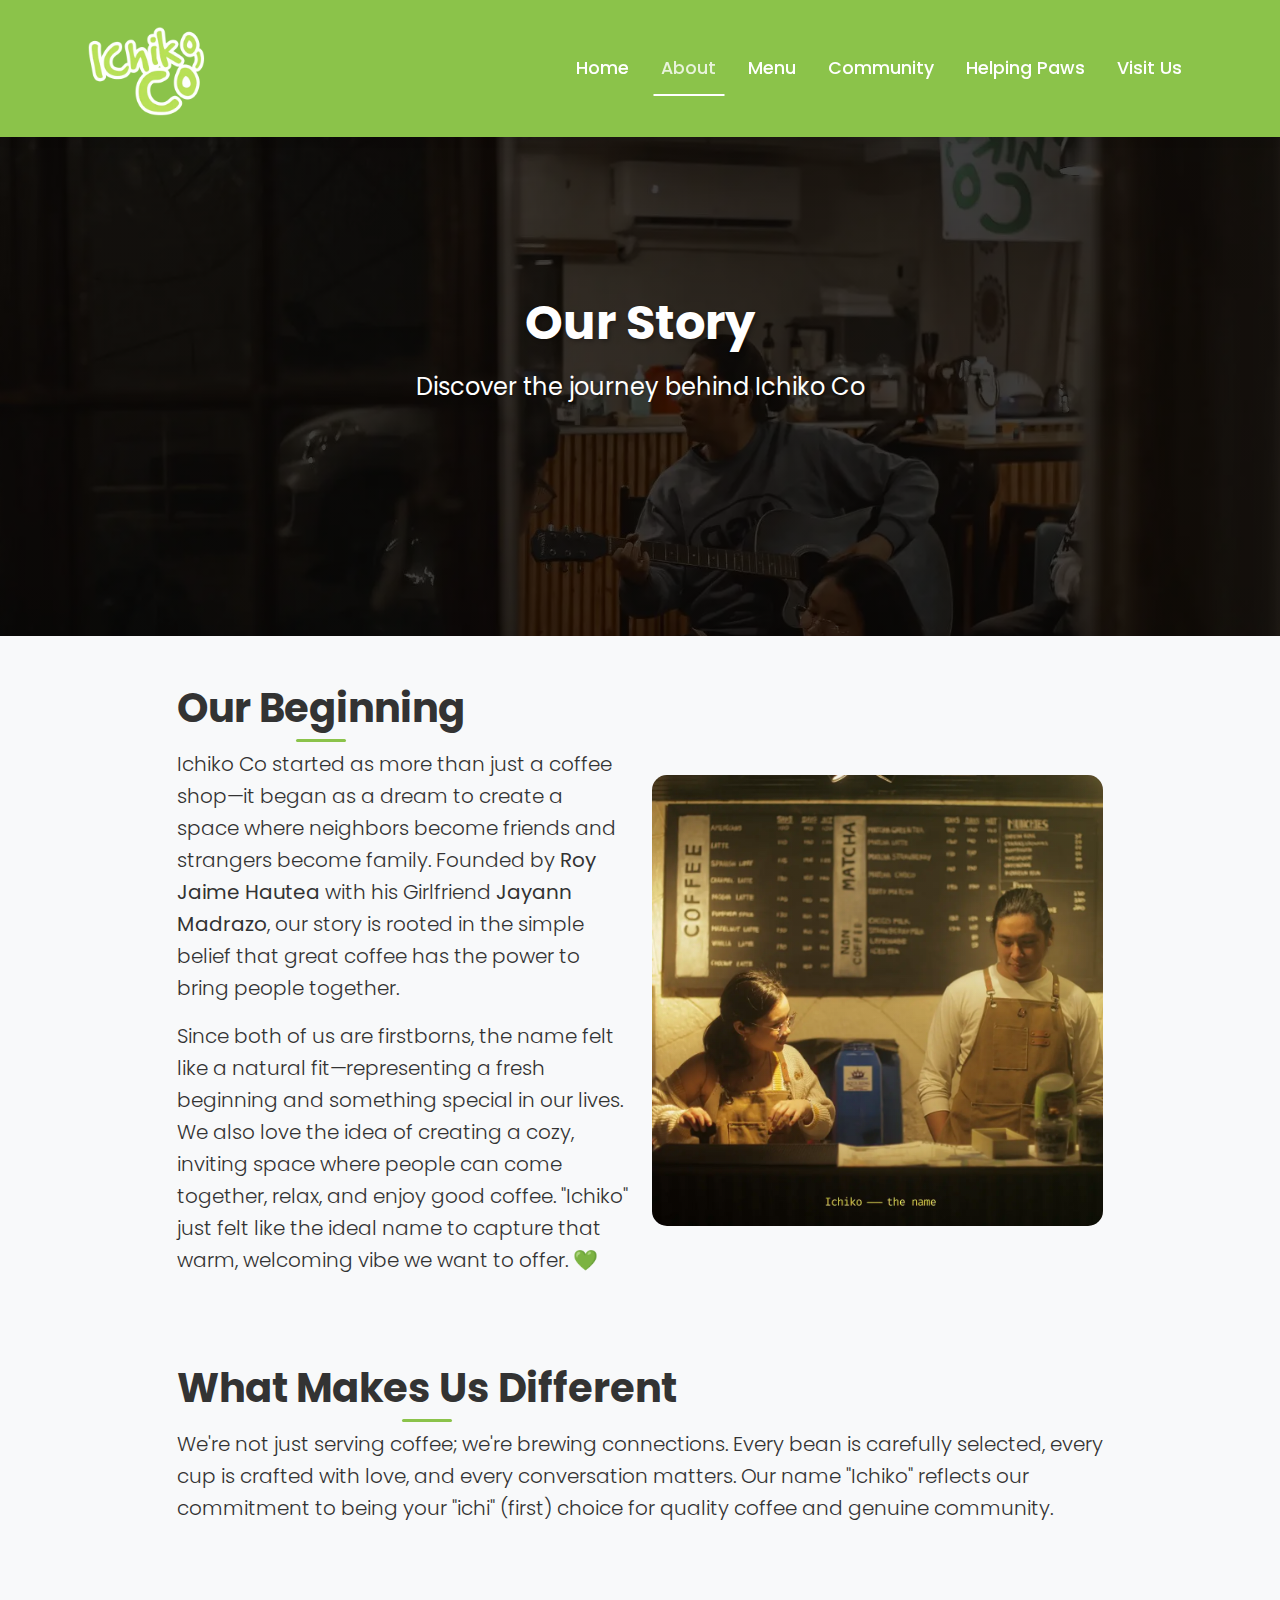
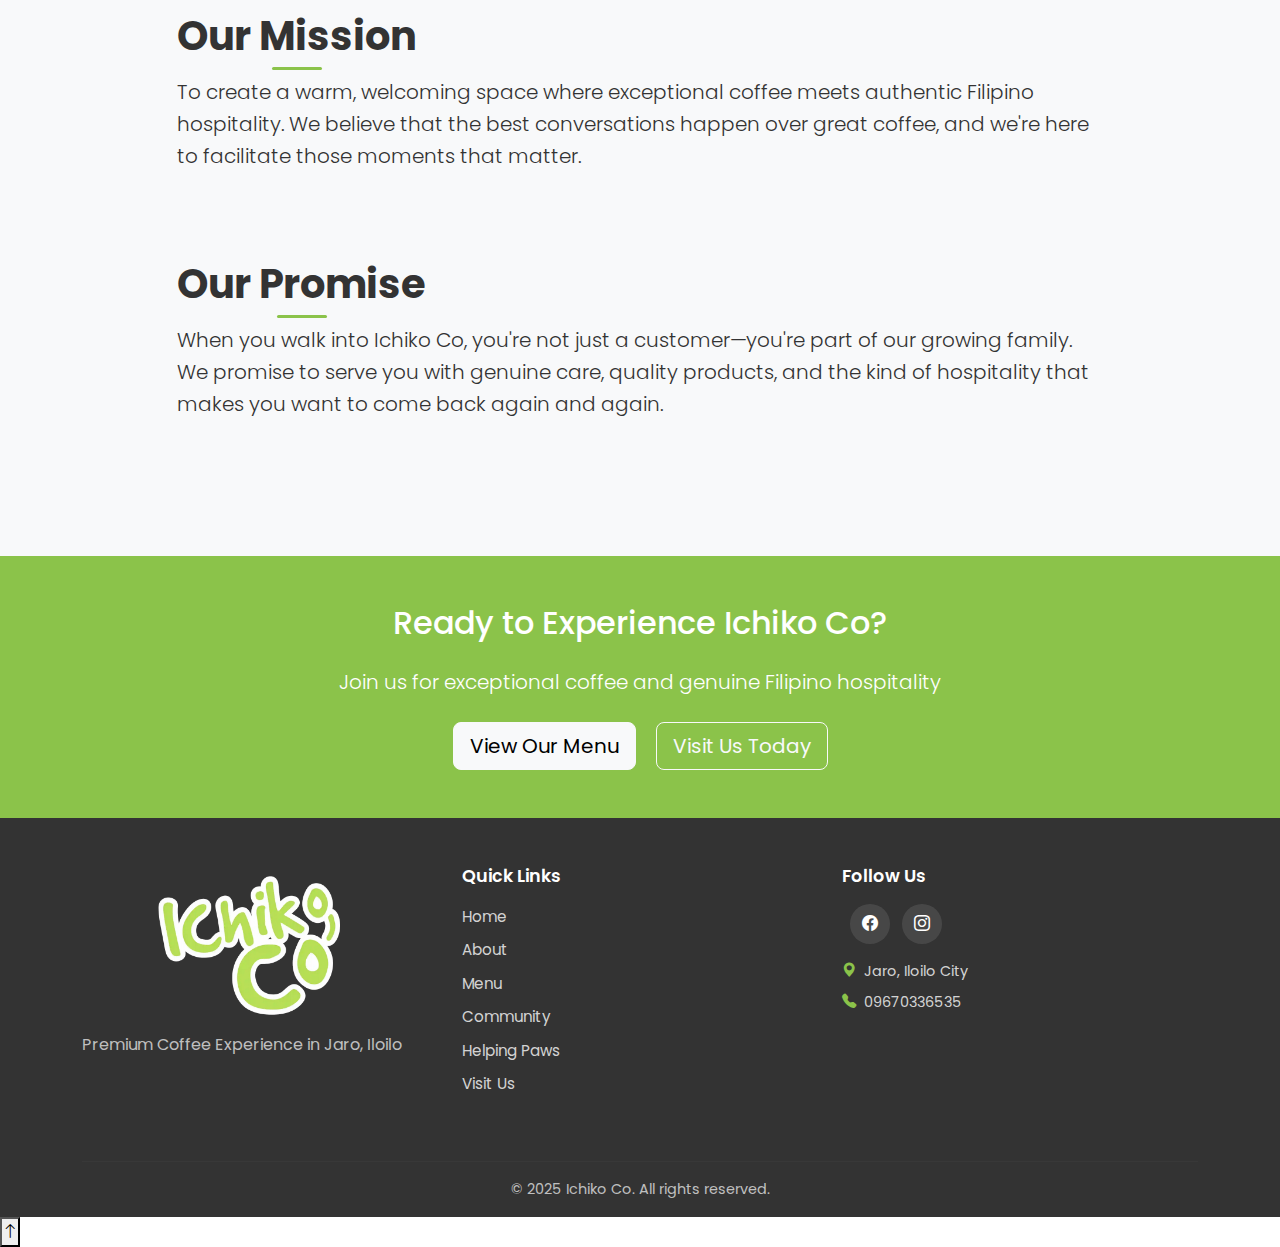
<file: About.html>
<!DOCTYPE html>
<html lang="en">
<head>
    <meta charset="UTF-8">
    <meta name="viewport" content="width=device-width, initial-scale=1.0">
    <title>Our Story - Ichiko Co</title>
    <meta name="description" content="Learn more about Ichiko Co's story, mission, and what makes us different. Founded by Roy Jaime Hautea and Jayann Madraazo in Jaro, Iloilo.">
    
    <!-- Bootstrap 5 CSS -->
    <link href="https://cdn.jsdelivr.net/npm/bootstrap@5.3.0/dist/css/bootstrap.min.css" rel="stylesheet">
    <!-- Bootstrap Icons -->
    <link href="https://cdn.jsdelivr.net/npm/bootstrap-icons@1.10.0/font/bootstrap-icons.css" rel="stylesheet">
    <!-- Google Fonts -->
    <link href="https://fonts.googleapis.com/css2?family=Poppins:wght@300;400;500;600;700&display=swap" rel="stylesheet">
    <!-- Custom CSS -->
    <link href="styles.css" rel="stylesheet">
</head>
<body>
    <!-- Navigation -->
    <nav class="navbar navbar-expand-lg navbar-light fixed-top" id="mainNavbar">
        <div class="container">
            <a class="navbar-brand" href="index.html">
                <img src="img/Ichikoco-logo.webp" alt="Ichiko Co Logo" class="navbar-logo">
            </a>
            <button class="navbar-toggler" type="button" data-bs-toggle="collapse" data-bs-target="#navbarNav">
                <span class="navbar-toggler-icon"></span>
            </button>
            <div class="collapse navbar-collapse" id="navbarNav">
                <ul class="navbar-nav ms-auto">
                    <li class="nav-item">
                        <a class="nav-link" href="index.html">Home</a>
                    </li>
                    <li class="nav-item">
                        <a class="nav-link active" href="about.html">About</a>
                    </li>
                    <li class="nav-item">
                        <a class="nav-link" href="index.html#menu">Menu</a>
                    </li>
                    <li class="nav-item">
                        <a class="nav-link" href="community.html">Community</a>
                    </li>
                    <li class="nav-item">
                        <a class="nav-link" href="helpingpaws.html">Helping Paws</a>
                    </li>
                    <li class="nav-item">
                        <a class="nav-link" href="index.html#visit">Visit Us</a>
                    </li>
                </ul>
            </div>
        </div>
    </nav>

    <!-- Hero Section -->
    <section class="hero-section" style="height: 60vh; margin-top: 6rem; background: linear-gradient(rgba(0, 0, 0, 0.5), rgba(0, 0, 0, 0.5)), url('img/Ichikoco-owners.webp'); background-size: cover; background-position: center bottom; background-attachment: fixed;">
        <div class="hero-overlay"></div>
        <div class="hero-content">
            <div class="container">
                <div class="row justify-content-center text-center">
                    <div class="col-lg-8">
                        <h1 class="hero-title" style="font-size: 3rem;">Our Story</h1>
                        <p class="hero-subtitle">Discover the journey behind Ichiko Co</p>
                    </div>
                </div>
            </div>
        </div>
    </section>

    <!-- About Details Section -->
    <section class="py-5" style="background: #f8f9fa;">
        <div class="container">
            <div class="row justify-content-center">
                <div class="col-lg-10">
                    <!-- Our Beginning -->
                    <div class="row align-items-center mb-5">
                        <div class="col-lg-6 mb-4">
                            <h2 class="section-title">Our Beginning</h2>
                            <p class="lead">Ichiko Co started as more than just a coffee shop—it began as a dream to create a space where neighbors become friends and strangers become family. Founded by <b>Roy Jaime Hautea</b> with his Girlfriend <b>Jayann Madrazo</b>, our story is rooted in the simple belief that great coffee has the power to bring people together.</p>
                            <p class="lead">Since both of us are firstborns, the name felt like a natural fit—representing a fresh beginning and something special in our lives. We also love the idea of creating a cozy, inviting space where people can come together, relax, and enjoy good coffee. "Ichiko" just felt like the ideal name to capture that warm, welcoming vibe we want to offer. 💚</p>
                        </div>
                        <div class="col-lg-6">
                            <div class="about-image">
                                <img src="img/Ichikoco-ourstory.webp" alt="Ichiko Co Our Story" class="img-fluid rounded shadow">
                            </div>
                        </div>
                    </div>

                    <!-- What Makes Us Different -->
                    <div class="row align-items-center mb-5">
                        <div class="col-lg-12 mb-4">
                            <h2 class="section-title">What Makes Us Different</h2>
                            <p class="lead">We're not just serving coffee; we're brewing connections. Every bean is carefully selected, every cup is crafted with love, and every conversation matters. Our name "Ichiko" reflects our commitment to being your "ichi" (first) choice for quality coffee and genuine community.</p>
                        </div>
                    </div>

                    <!-- Our Mission -->
                    <div class="row align-items-center mb-5">
                        <div class="col-lg-12 mb-4">
                            <h2 class="section-title">Our Mission</h2>
                            <p class="lead">To create a warm, welcoming space where exceptional coffee meets authentic Filipino hospitality. We believe that the best conversations happen over great coffee, and we're here to facilitate those moments that matter.</p>
                        </div>
                    </div>

                    <!-- Our Promise -->
                    <div class="row align-items-center mb-5">
                        <div class="col-lg-12 mb-4">
                            <h2 class="section-title">Our Promise</h2>
                            <p class="lead">When you walk into Ichiko Co, you're not just a customer—you're part of our growing family. We promise to serve you with genuine care, quality products, and the kind of hospitality that makes you want to come back again and again.</p>
                        </div>
                    </div>
                </div>
            </div>
        </div>
    </section>

    <!-- Call to Action -->
    <section class="py-5" style="background: var(--primary-color); color: white;">
        <div class="container">
            <div class="row justify-content-center text-center">
                <div class="col-lg-8">
                    <h2 class="mb-4">Ready to Experience Ichiko Co?</h2>
                    <p class="lead mb-4">Join us for exceptional coffee and genuine Filipino hospitality</p>
                    <a href="index.html#menu" class="btn btn-light btn-lg me-3">View Our Menu</a>
                    <a href="index.html#visit" class="btn btn-outline-light btn-lg">Visit Us Today</a>
                </div>
            </div>
        </div>
    </section>

    <!-- Footer -->
    <footer class="footer">
        <div class="container">
            <div class="row">
                <div class="col-lg-4 mb-4">
                    <div class="footer-brand">
                        <img src="img/Ichikoco-logo.webp" alt="Ichiko Co Logo" class="footer-logo">
                    </div>
                    <p class="footer-text">Premium Coffee Experience in Jaro, Iloilo</p>
                </div>
                <div class="col-lg-4 mb-4">
                    <h5 class="footer-heading">Quick Links</h5>
                    <ul class="footer-links">
                        <li><a href="index.html">Home</a></li>
                        <li><a href="about.html">About</a></li>
                        <li><a href="index.html#menu">Menu</a></li>
                        <li><a href="community.html">Community</a></li>
                        <li><a href="helpingpaws.html">Helping Paws</a></li>
                        <li><a href="index.html#visit">Visit Us</a></li>
                    </ul>
                </div>
                <div class="col-lg-4 mb-4">
                    <h5 class="footer-heading">Follow Us</h5>
                    <div class="footer-social">
                        <a href="https://web.facebook.com/ichikocoiloilo" target="_blank" class="social-link"><i class="bi bi-facebook"></i></a>
                        <a href="https://www.instagram.com/ichiko_co/" target="_blank" class="social-link"><i class="bi bi-instagram"></i></a>
                    </div>
                    <div class="footer-contact-info mt-3">
                        <p><i class="bi bi-geo-alt-fill"></i> Jaro, Iloilo City</p>
                        <p><i class="bi bi-telephone-fill"></i> 09670336535</p>
                    </div>
                </div>
            </div>
            <hr class="footer-divider">
            <div class="row">
                <div class="col-12 text-center">
                    <p class="footer-copyright">&copy; 2025 Ichiko Co. All rights reserved.</p>
                </div>
            </div>
        </div>
    </footer>

    <!-- Scroll to Top Button -->
    <button id="scrollTopBtn" class="scroll-top-btn" title="Go to top">
        <i class="bi bi-arrow-up"></i>
    </button>

    <!-- Bootstrap 5 JS -->
    <script src="https://cdn.jsdelivr.net/npm/bootstrap@5.3.0/dist/js/bootstrap.bundle.min.js"></script>
    <!-- Custom JS -->
    <script src="script.js"></script>
</body>
</html>
</file>
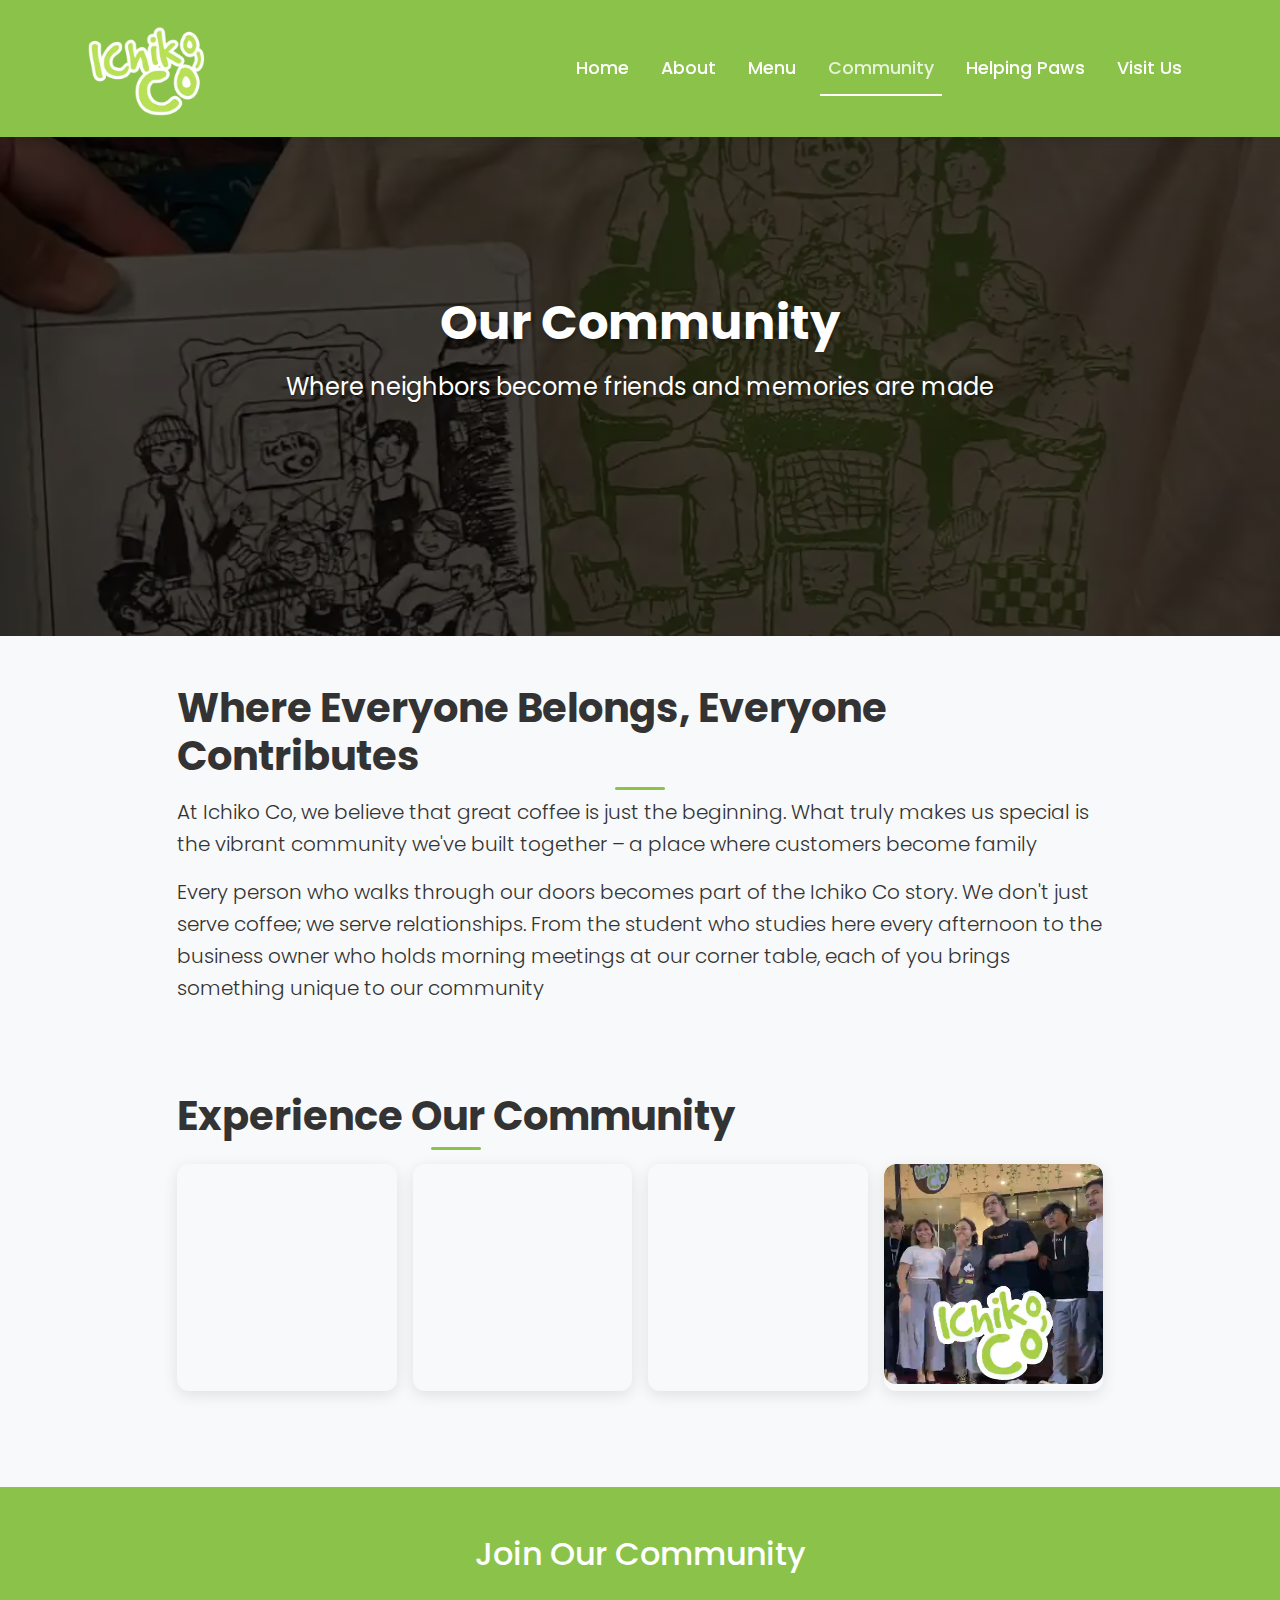
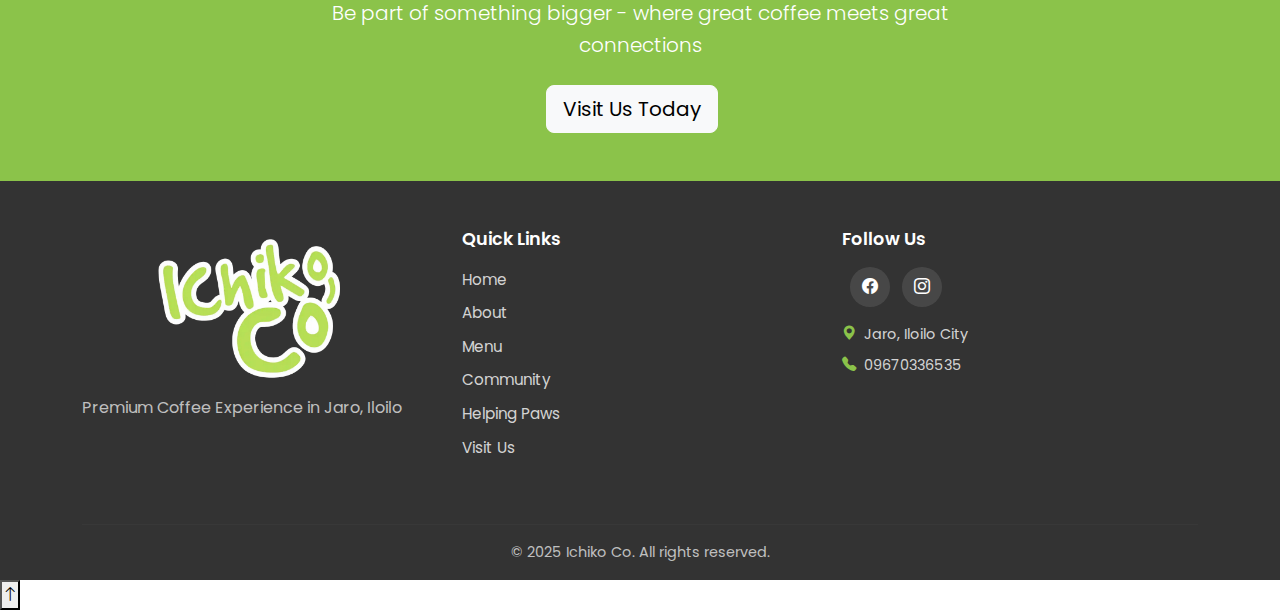
<file: Community.html>
<!DOCTYPE html>
<html lang="en">
<head>
    <meta charset="UTF-8">
    <meta name="viewport" content="width=device-width, initial-scale=1.0">
    <title>Our Community - Ichiko Co</title>
    <meta name="description" content="Discover the heart of Ichiko Co community - where neighbors become friends and meaningful collaborations create unique experiences.">
    
    <!-- Bootstrap 5 CSS -->
    <link href="https://cdn.jsdelivr.net/npm/bootstrap@5.3.0/dist/css/bootstrap.min.css" rel="stylesheet">
    <!-- Bootstrap Icons -->
    <link href="https://cdn.jsdelivr.net/npm/bootstrap-icons@1.10.0/font/bootstrap-icons.css" rel="stylesheet">
    <!-- Google Fonts -->
    <link href="https://fonts.googleapis.com/css2?family=Poppins:wght@300;400;500;600;700&display=swap" rel="stylesheet">
    <!-- Custom CSS -->
    <link href="styles.css" rel="stylesheet">
</head>
<body>
    <!-- Navigation -->
    <nav class="navbar navbar-expand-lg navbar-light fixed-top" id="mainNavbar">
        <div class="container">
            <a class="navbar-brand" href="index.html">
                <img src="img/Ichikoco-logo.webp" alt="Ichiko Co Logo" class="navbar-logo">
            </a>
            <button class="navbar-toggler" type="button" data-bs-toggle="collapse" data-bs-target="#navbarNav">
                <span class="navbar-toggler-icon"></span>
            </button>
            <div class="collapse navbar-collapse" id="navbarNav">
                <ul class="navbar-nav ms-auto">
                    <li class="nav-item">
                        <a class="nav-link" href="index.html">Home</a>
                    </li>
                    <li class="nav-item">
                        <a class="nav-link" href="about.html">About</a>
                    </li>
                    <li class="nav-item">
                        <a class="nav-link" href="index.html#menu">Menu</a>
                    </li>
                    <li class="nav-item">
                        <a class="nav-link active" href="community.html">Community</a>
                    </li>
                    <li class="nav-item">
                        <a class="nav-link" href="helpingpaws.html">Helping Paws</a>
                    </li>
                    <li class="nav-item">
                        <a class="nav-link" href="index.html#visit">Visit Us</a>
                    </li>
                </ul>
            </div>
        </div>
    </nav>

    <!-- Hero Section -->
    <section class="hero-section" style="height: 60vh; margin-top: 6rem; background: linear-gradient(rgba(0, 0, 0, 0.5), rgba(0, 0, 0, 0.5)), url('img/Ichikoco-community.webp'); background-size: cover; background-position: center; background-attachment: fixed;">
        <div class="hero-overlay"></div>
        <div class="hero-content">
            <div class="container">
                <div class="row justify-content-center text-center">
                    <div class="col-lg-8">
                        <h1 class="hero-title" style="font-size: 3rem;">Our Community</h1>
                        <p class="hero-subtitle">Where neighbors become friends and memories are made</p>
                    </div>
                </div>
            </div>
        </div>
    </section>

    <!-- Community Details Section -->
    <section class="py-5" style="background: #f8f9fa;">
        <div class="container">
            <div class="row justify-content-center">
                <div class="col-lg-10">
                    <!-- Community Section -->
                    <div class="row align-items-center mb-5">
                        <div class="col-lg-12 mb-4">
                            <h2 class="section-title">Where Everyone Belongs, Everyone Contributes</h2>
                            <p class="lead">At Ichiko Co, we believe that great coffee is just the beginning. What truly makes us special is the vibrant community we've built together – a place where customers become family</p>
                            <p class="lead">Every person who walks through our doors becomes part of the Ichiko Co story. We don't just serve coffee; we serve relationships. From the student who studies here every afternoon to the business owner who holds morning meetings at our corner table, each of you brings something unique to our community</p>
                        </div>
                    </div>

                    <!-- Video Gallery Section -->
                    <div class="row mb-5">
                        <div class="col-lg-12">
                            <h3 class="section-title text-center mb-4">Experience Our Community</h3>
                            <div class="row g-3">
                                <!-- Best Place Video -->
                                <div class="col-lg-3 col-md-6 col-6">
                                    <div class="video-thumbnail position-relative" data-bs-toggle="modal" data-bs-target="#videoModal" data-video="img/Ichikoco-bestplace.mp4" data-title="Best Place">
                                        <video class="w-100 h-100" style="object-fit: cover; aspect-ratio: 1/1; cursor: pointer;" muted>
                                            <source src="img/Ichikoco-bestplace.mp4" type="video/mp4">
                                        </video>
                                        <div class="video-overlay position-absolute top-0 start-0 w-100 h-100 d-flex align-items-center justify-content-center">
                                            <div class="play-button bg-white rounded-circle d-flex align-items-center justify-content-center" style="width: 60px; height: 60px; opacity: 0.9;">
                                                <i class="bi bi-play-fill text-dark" style="font-size: 24px; margin-left: 3px;"></i>
                                            </div>
                                        </div>
                                    </div>
                                </div>

                                <!-- Best Place to Go Video -->
                                <div class="col-lg-3 col-md-6 col-6">
                                    <div class="video-thumbnail position-relative" data-bs-toggle="modal" data-bs-target="#videoModal" data-video="img/Ichikoco-bestplacetogo.mp4" data-title="Best Place to Go">
                                        <video class="w-100 h-100" style="object-fit: cover; aspect-ratio: 1/1; cursor: pointer;" muted>
                                            <source src="img/Ichikoco-bestplacetogo.mp4" type="video/mp4">
                                        </video>
                                        <div class="video-overlay position-absolute top-0 start-0 w-100 h-100 d-flex align-items-center justify-content-center">
                                            <div class="play-button bg-white rounded-circle d-flex align-items-center justify-content-center" style="width: 60px; height: 60px; opacity: 0.9;">
                                                <i class="bi bi-play-fill text-dark" style="font-size: 24px; margin-left: 3px;"></i>
                                            </div>
                                        </div>
                                    </div>
                                </div>

                                <!-- Environment Video -->
                                <div class="col-lg-3 col-md-6 col-6">
                                    <div class="video-thumbnail position-relative" data-bs-toggle="modal" data-bs-target="#videoModal" data-video="img/Ichikoco-environment.mp4" data-title="Our Environment">
                                        <video class="w-100 h-100" style="object-fit: cover; aspect-ratio: 1/1; cursor: pointer;" muted>
                                            <source src="img/Ichikoco-environment.mp4" type="video/mp4">
                                        </video>
                                        <div class="video-overlay position-absolute top-0 start-0 w-100 h-100 d-flex align-items-center justify-content-center">
                                            <div class="play-button bg-white rounded-circle d-flex align-items-center justify-content-center" style="width: 60px; height: 60px; opacity: 0.9;">
                                                <i class="bi bi-play-fill text-dark" style="font-size: 24px; margin-left: 3px;"></i>
                                            </div>
                                        </div>
                                    </div>
                                </div>

                                <!-- Community Video -->
                                <div class="col-lg-3 col-md-6 col-6">
                                    <div class="video-thumbnail position-relative" data-bs-toggle="modal" data-bs-target="#videoModal" data-video="img/Ichikoco-community.mp4" data-title="Our Community">
                                        <video class="w-100 h-100" style="object-fit: cover; aspect-ratio: 1/1; cursor: pointer;" muted>
                                            <source src="img/Ichikoco-community.mp4" type="video/mp4">
                                        </video>
                                        <div class="video-overlay position-absolute top-0 start-0 w-100 h-100 d-flex align-items-center justify-content-center">
                                            <div class="play-button bg-white rounded-circle d-flex align-items-center justify-content-center" style="width: 60px; height: 60px; opacity: 0.9;">
                                                <i class="bi bi-play-fill text-dark" style="font-size: 24px; margin-left: 3px;"></i>
                                            </div>
                                        </div>
                                    </div>
                                </div>
                            </div>
                        </div>
                    </div>
                </div>
            </div>
        </div>
    </section>

    <!-- Call to Action -->
    <section class="py-5" style="background: var(--primary-color); color: white;">
        <div class="container">
            <div class="row justify-content-center text-center">
                <div class="col-lg-8">
                    <h2 class="mb-4">Join Our Community</h2>
                    <p class="lead mb-4">Be part of something bigger - where great coffee meets great connections</p>
                    <a href="index.html#visit" class="btn btn-light btn-lg me-3">Visit Us Today</a>
                </div>
            </div>
        </div>
    </section>

    <!-- Footer -->
    <footer class="footer">
        <div class="container">
            <div class="row">
                <div class="col-lg-4 mb-4">
                    <div class="footer-brand">
                        <img src="img/Ichikoco-logo.webp" alt="Ichiko Co Logo" class="footer-logo">
                    </div>
                    <p class="footer-text">Premium Coffee Experience in Jaro, Iloilo</p>
                </div>
                <div class="col-lg-4 mb-4">
                    <h5 class="footer-heading">Quick Links</h5>
                    <ul class="footer-links">
                        <li><a href="index.html">Home</a></li>
                        <li><a href="about.html">About</a></li>
                        <li><a href="index.html#menu">Menu</a></li>
                        <li><a href="community.html">Community</a></li>
                        <li><a href="helpingpaws.html">Helping Paws</a></li>
                        <li><a href="index.html#visit">Visit Us</a></li>
                    </ul>
                </div>
                <div class="col-lg-4 mb-4">
                    <h5 class="footer-heading">Follow Us</h5>
                    <div class="footer-social">
                        <a href="https://web.facebook.com/ichikocoiloilo" target="_blank" class="social-link"><i class="bi bi-facebook"></i></a>
                        <a href="https://www.instagram.com/ichiko_co/" target="_blank" class="social-link"><i class="bi bi-instagram"></i></a>
                    </div>
                    <div class="footer-contact-info mt-3">
                        <p><i class="bi bi-geo-alt-fill"></i> Jaro, Iloilo City</p>
                        <p><i class="bi bi-telephone-fill"></i> 09670336535</p>
                    </div>
                </div>
            </div>
            <hr class="footer-divider">
            <div class="row">
                <div class="col-12 text-center">
                    <p class="footer-copyright">&copy; 2025 Ichiko Co. All rights reserved.</p>
                </div>
            </div>
        </div>
    </footer>

    <!-- Scroll to Top Button -->
    <button id="scrollTopBtn" class="scroll-top-btn" title="Go to top">
        <i class="bi bi-arrow-up"></i>
    </button>

    <!-- Video Modal -->
    <div class="modal fade" id="videoModal" tabindex="-1" aria-labelledby="videoModalLabel" aria-hidden="true">
        <div class="modal-dialog modal-lg modal-dialog-centered">
            <div class="modal-content bg-dark">
                <div class="modal-header border-0">
                    <h5 class="modal-title text-white" id="videoModalLabel">Video</h5>
                    <button type="button" class="btn-close btn-close-white" data-bs-dismiss="modal" aria-label="Close"></button>
                </div>
                <div class="modal-body p-0">
                    <video id="modalVideo" class="w-100" controls autoplay style="max-height: 70vh;">
                        <source src="" type="video/mp4">
                        Your browser does not support the video tag.
                    </video>
                </div>
            </div>
        </div>
    </div>

    <!-- Bootstrap 5 JS -->
    <script src="https://cdn.jsdelivr.net/npm/bootstrap@5.3.0/dist/js/bootstrap.bundle.min.js"></script>
    <!-- Custom JS -->
    <script src="script.js"></script>
    <script>
        // Video modal functionality
        const videoModal = document.getElementById('videoModal');
        const modalVideo = document.getElementById('modalVideo');

        videoModal.addEventListener('show.bs.modal', function (event) {
            const button = event.relatedTarget;
            const videoSrc = button.getAttribute('data-video');
            const videoTitle = button.getAttribute('data-title');

            const modalTitle = videoModal.querySelector('.modal-title');
            modalTitle.textContent = videoTitle;

            modalVideo.src = videoSrc;
        });

        videoModal.addEventListener('hide.bs.modal', function () {
            modalVideo.src = '';
        });
    </script>
</body>
</html>
</file>
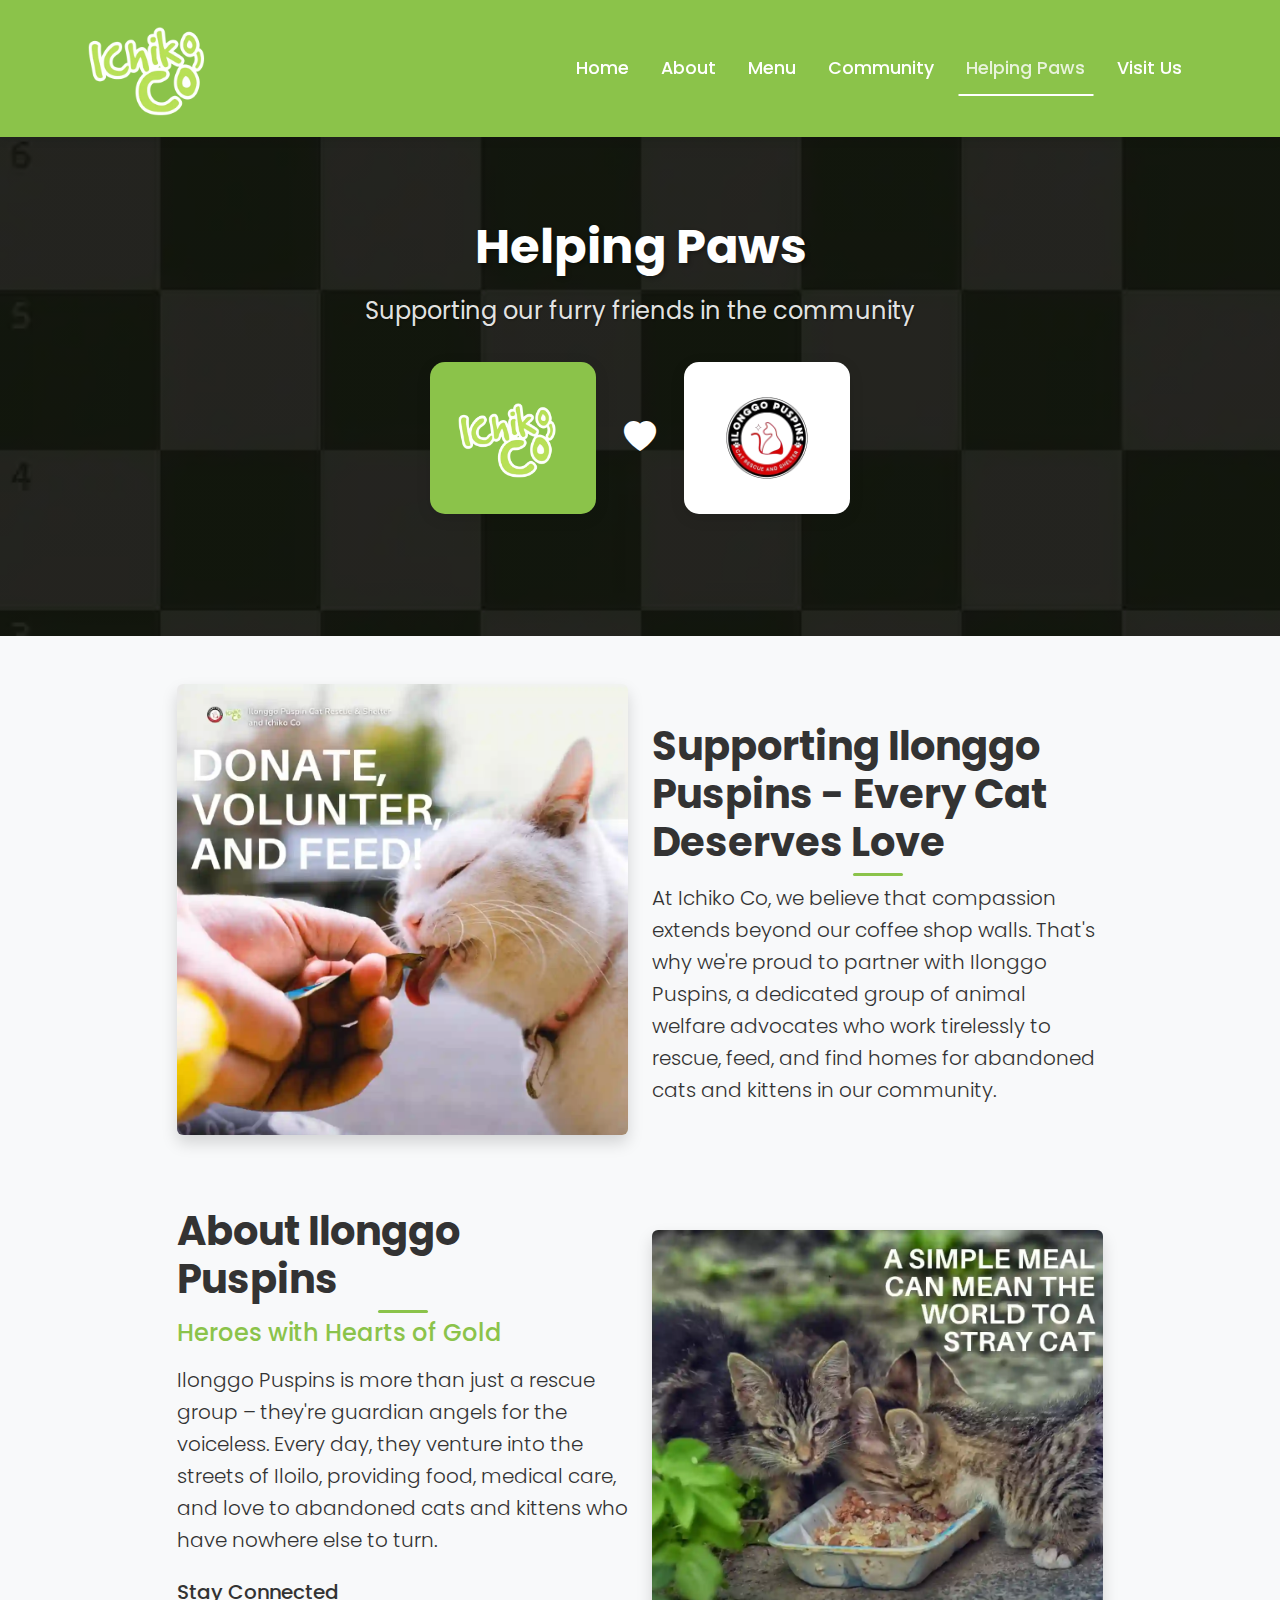
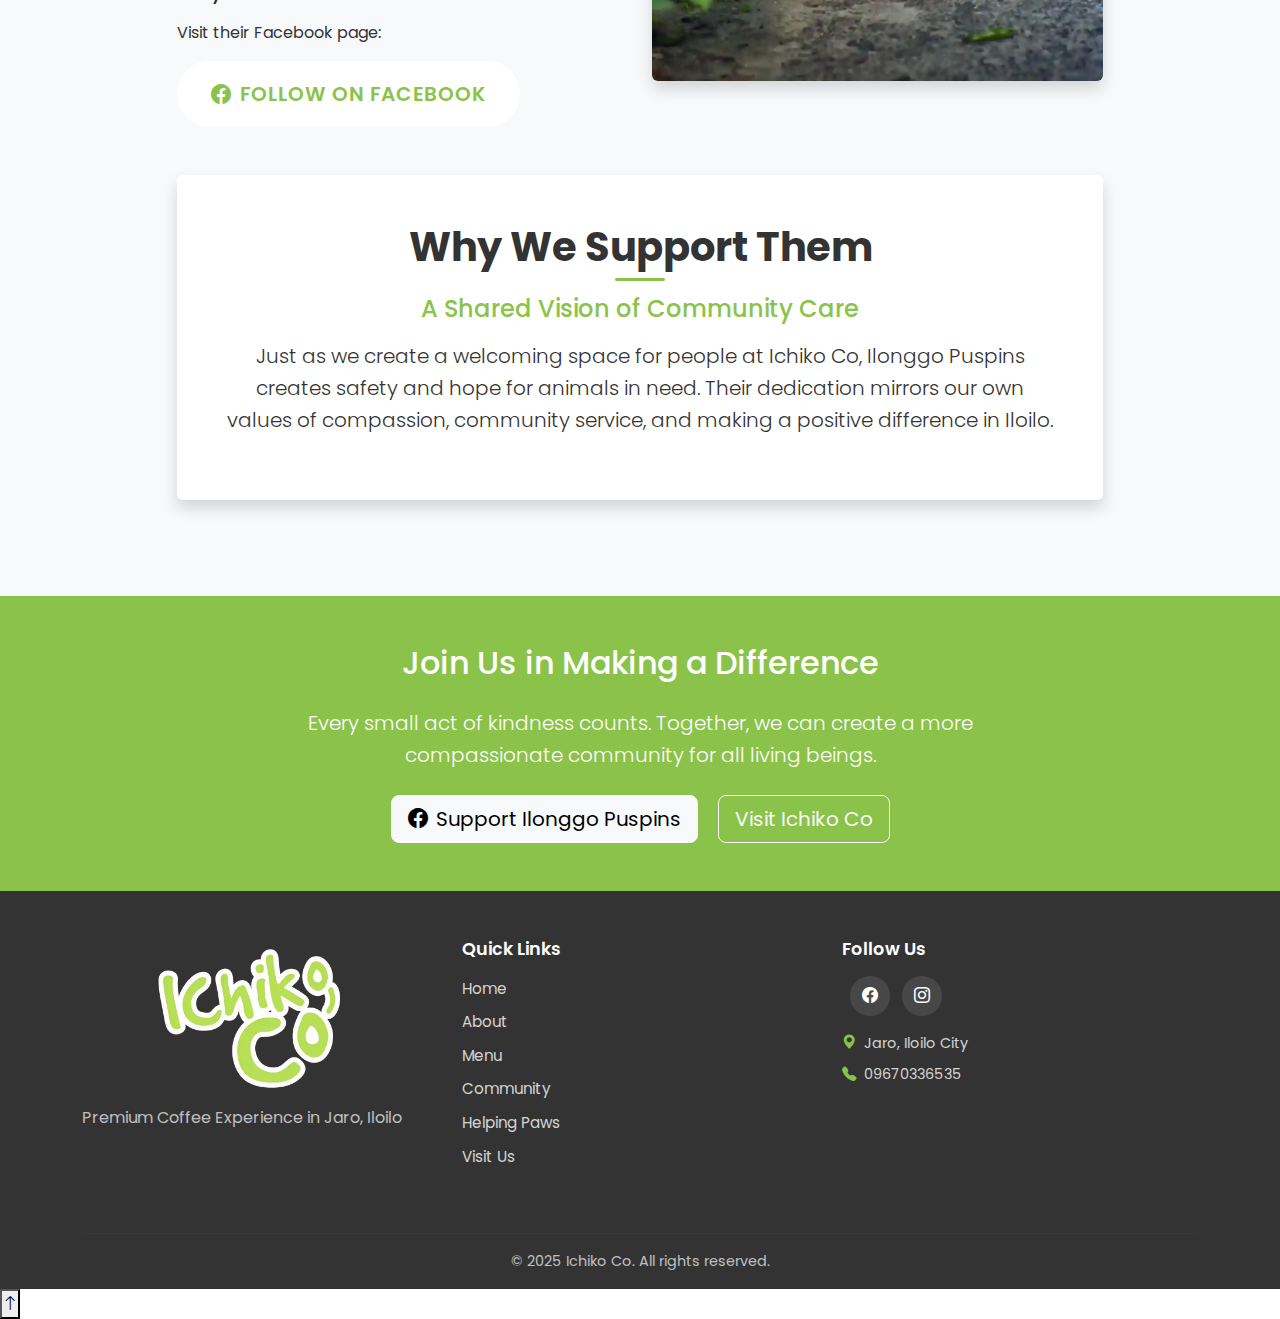
<file: HelpingPaws.html>
<!DOCTYPE html>
<html lang="en">
<head>
    <meta charset="UTF-8">
    <meta name="viewport" content="width=device-width, initial-scale=1.0">
    <title>Helping Paws - Ichiko Co</title>
    <meta name="description" content="Supporting Ilonggo Puspins - Every Cat Deserves Love. Learn about our partnership with Ilonggo Puspins animal welfare advocates.">
    
    <!-- Bootstrap 5 CSS -->
    <link href="https://cdn.jsdelivr.net/npm/bootstrap@5.3.0/dist/css/bootstrap.min.css" rel="stylesheet">
    <!-- Bootstrap Icons -->
    <link href="https://cdn.jsdelivr.net/npm/bootstrap-icons@1.10.0/font/bootstrap-icons.css" rel="stylesheet">
    <!-- Google Fonts -->
    <link href="https://fonts.googleapis.com/css2?family=Poppins:wght@300;400;500;600;700&display=swap" rel="stylesheet">
    <!-- Custom CSS -->
    <link href="styles.css" rel="stylesheet">
</head>
<body>
    <!-- Navigation -->
    <nav class="navbar navbar-expand-lg navbar-light fixed-top" id="mainNavbar">
        <div class="container">
            <a class="navbar-brand" href="index.html">
                <img src="img/Ichikoco-logo.webp" alt="Ichiko Co Logo" class="navbar-logo">
            </a>
            <button class="navbar-toggler" type="button" data-bs-toggle="collapse" data-bs-target="#navbarNav">
                <span class="navbar-toggler-icon"></span>
            </button>
            <div class="collapse navbar-collapse" id="navbarNav">
                <ul class="navbar-nav ms-auto">
                    <li class="nav-item">
                        <a class="nav-link" href="index.html">Home</a>
                    </li>
                    <li class="nav-item">
                        <a class="nav-link" href="about.html">About</a>
                    </li>
                    <li class="nav-item">
                        <a class="nav-link" href="index.html#menu">Menu</a>
                    </li>
                    <li class="nav-item">
                        <a class="nav-link" href="community.html">Community</a>
                    </li>
                    <li class="nav-item">
                        <a class="nav-link active" href="helpingpaws.html">Helping Paws</a>
                    </li>
                    <li class="nav-item">
                        <a class="nav-link" href="index.html#visit">Visit Us</a>
                    </li>
                </ul>
            </div>
        </div>
    </nav>

    <!-- Hero Section -->
    <section class="hero-section" style="height: 60vh; margin-top: 6rem; background: linear-gradient(rgba(0, 0, 0, 0.7), rgba(0, 0, 0, 0.7)), url('img/Ichikoco-boardbackgroud.webp'); background-size: cover; background-position: center; background-attachment: fixed;">
        <div class="hero-overlay"></div>
        <div class="hero-content">
            <div class="container">
                <div class="row justify-content-center text-center">
                    <div class="col-lg-8">
                        <h1 class="hero-title" style="font-size: 3rem; color: var(--secondary-color);">Helping Paws</h1>
                        <p class="hero-subtitle" style="color: rgba(255, 255, 255, 0.9);">Supporting our furry friends in the community</p>
                        
                        <!-- Logos Section -->
                        <div class="row justify-content-center align-items-center mt-4">
                            <div class="col-lg-3 col-md-4 col-6 text-center mb-4 mb-lg-0">
                                <div class="logo-container logo-container-green">
                                    <img src="img/Ichikoco-logo.webp" alt="Ichiko Co Logo" class="helping-paws-logo">
                                </div>
                            </div>
                            <div class="col-lg-1 col-md-1 col-12 text-center mb-4 mb-lg-0">
                                <div class="collaboration-symbol">
                                    <i class="bi bi-heart-fill" style="font-size: 2rem; color: var(--secondary-color);"></i>
                                </div>
                            </div>
                            <div class="col-lg-3 col-md-4 col-6 text-center mb-4 mb-lg-0">
                                <div class="logo-container">
                                    <img src="img/Ichikoco-ilonggopuspins.webp" alt="Ilonggo Puspins Logo" class="helping-paws-logo">
                                </div>
                            </div>
                        </div>
                    </div>
                </div>
            </div>
        </div>
    </section>

    <!-- Main Content Section -->
    <section class="py-5" style="background: #f8f9fa;">
        <div class="container">
            <div class="row justify-content-center">
                <div class="col-lg-10">
                    <!-- Supporting Ilonggo Puspins Section -->
                    <div class="row align-items-center mb-5">
                        <div class="col-lg-6 mb-4">
                            <div class="content-image">
                                <img src="img/Ichikoco-puspins.webp" alt="Ilonggo Puspins Rescue" class="img-fluid rounded shadow">
                            </div>
                        </div>
                        <div class="col-lg-6">
                            <h2 class="section-title">Supporting Ilonggo Puspins - Every Cat Deserves Love</h2>
                            <p class="lead">At Ichiko Co, we believe that compassion extends beyond our coffee shop walls. That's why we're proud to partner with Ilonggo Puspins, a dedicated group of animal welfare advocates who work tirelessly to rescue, feed, and find homes for abandoned cats and kittens in our community.</p>
                        </div>
                    </div>

                    <!-- About Ilonggo Puspins Section -->
                    <div class="row align-items-center mb-5">
                        <div class="col-lg-6 order-lg-2 mb-4">
                            <div class="content-image">
                                <img src="img/Ichikoco-puspinssave.webp" alt="Puspins Save" class="img-fluid rounded shadow">
                            </div>
                        </div>
                        <div class="col-lg-6 order-lg-1">
                            <h2 class="section-title">About Ilonggo Puspins</h2>
                            <h3 class="h4 mb-3" style="color: var(--primary-color);">Heroes with Hearts of Gold</h3>
                            <p class="lead">Ilonggo Puspins is more than just a rescue group – they're guardian angels for the voiceless. Every day, they venture into the streets of Iloilo, providing food, medical care, and love to abandoned cats and kittens who have nowhere else to turn.</p>
                            
                            <div class="mt-4">
                                <h4 class="h5 mb-3">Stay Connected</h4>
                                <p class="mb-3">Visit their Facebook page:</p>
                                <a href="https://web.facebook.com/profile.php?id=61550319763119" target="_blank" class="btn btn-primary btn-lg">
                                    <i class="bi bi-facebook me-2"></i>Follow on Facebook
                                </a>
                            </div>
                        </div>
                    </div>

                    <!-- Why We Support Them Section -->
                    <div class="row mb-5">
                        <div class="col-lg-12">
                            <div class="text-center bg-white p-5 rounded shadow">
                                <h2 class="section-title mb-4">Why We Support Them</h2>
                                <h3 class="h4 mb-3" style="color: var(--primary-color);">A Shared Vision of Community Care</h3>
                                <p class="lead">Just as we create a welcoming space for people at Ichiko Co, Ilonggo Puspins creates safety and hope for animals in need. Their dedication mirrors our own values of compassion, community service, and making a positive difference in Iloilo.</p>
                            </div>
                        </div>
                    </div>
                </div>
            </div>
        </div>
    </section>

    <!-- Call to Action -->
    <section class="py-5" style="background: var(--primary-color); color: white;">
        <div class="container">
            <div class="row justify-content-center text-center">
                <div class="col-lg-8">
                    <h2 class="mb-4">Join Us in Making a Difference</h2>
                    <p class="lead mb-4">Every small act of kindness counts. Together, we can create a more compassionate community for all living beings.</p>
                    <a href="https://web.facebook.com/profile.php?id=61550319763119" target="_blank" class="btn btn-light btn-lg me-3">
                        <i class="bi bi-facebook me-2"></i>Support Ilonggo Puspins
                    </a>
                    <a href="index.html#visit" class="btn btn-outline-light btn-lg">Visit Ichiko Co</a>
                </div>
            </div>
        </div>
    </section>

    <!-- Footer -->
    <footer class="footer">
        <div class="container">
            <div class="row">
                <div class="col-lg-4 mb-4">
                    <div class="footer-brand">
                        <img src="img/Ichikoco-logo.webp" alt="Ichiko Co Logo" class="footer-logo">
                    </div>
                    <p class="footer-text">Premium Coffee Experience in Jaro, Iloilo</p>
                </div>
                <div class="col-lg-4 mb-4">
                    <h5 class="footer-heading">Quick Links</h5>
                    <ul class="footer-links">
                        <li><a href="index.html">Home</a></li>
                        <li><a href="about.html">About</a></li>
                        <li><a href="index.html#menu">Menu</a></li>
                        <li><a href="community.html">Community</a></li>
                        <li><a href="helpingpaws.html">Helping Paws</a></li>
                        <li><a href="index.html#visit">Visit Us</a></li>
                    </ul>
                </div>
                <div class="col-lg-4 mb-4">
                    <h5 class="footer-heading">Follow Us</h5>
                    <div class="footer-social">
                        <a href="https://web.facebook.com/ichikocoiloilo" target="_blank" class="social-link"><i class="bi bi-facebook"></i></a>
                        <a href="https://www.instagram.com/ichiko_co/" target="_blank" class="social-link"><i class="bi bi-instagram"></i></a>
                    </div>
                    <div class="footer-contact-info mt-3">
                        <p><i class="bi bi-geo-alt-fill"></i> Jaro, Iloilo City</p>
                        <p><i class="bi bi-telephone-fill"></i> 09670336535</p>
                    </div>
                </div>
            </div>
            <hr class="footer-divider">
            <div class="row">
                <div class="col-12 text-center">
                    <p class="footer-copyright">&copy; 2025 Ichiko Co. All rights reserved.</p>
                </div>
            </div>
        </div>
    </footer>

    <!-- Scroll to Top Button -->
    <button id="scrollTopBtn" class="scroll-top-btn" title="Go to top">
        <i class="bi bi-arrow-up"></i>
    </button>

    <!-- Bootstrap 5 JS -->
    <script src="https://cdn.jsdelivr.net/npm/bootstrap@5.3.0/dist/js/bootstrap.bundle.min.js"></script>
    <!-- Custom JS -->
    <script src="script.js"></script>
</body>
</html>
</file>
<file: styles.css>
/* Root Variables */
:root {
    --primary-color: #8BC34A;
    --primary-dark: #689F38;
    --secondary-color: #ffffff;
    --text-dark: #333333;
    --text-light: #666666;
    --border-color: #e0e0e0;
    --shadow-light: 0 2px 10px rgba(0, 0, 0, 0.1);
    --shadow-medium: 0 4px 20px rgba(0, 0, 0, 0.15);
    --transition: all 0.3s ease;
}

/* Global Styles */
* {
    margin: 0;
    padding: 0;
    box-sizing: border-box;
}

body {
    font-family: 'Poppins', sans-serif;
    line-height: 1.6;
    color: var(--text-dark);
    scroll-behavior: smooth;
}

/* Navigation */
.navbar {
    background: var(--primary-color);
    backdrop-filter: blur(10px);
    box-shadow: var(--shadow-light);
    transition: var(--transition);
    padding: 1rem 0;
}

.navbar.scrolled {
    background: var(--primary-color);
    box-shadow: var(--shadow-medium);
}

.navbar-logo {
    height: 95px;
    width: auto;
    max-width: 200px;
    min-width: 120px;
}

.navbar-brand {
    text-decoration: none;
    display: flex;
    align-items: center;
}


.navbar-nav .nav-link {
    font-weight: 500;
    color: var(--secondary-color) !important;
    margin: 0 0.5rem;
    transition: var(--transition);
    position: relative;
    font-size: 1.1rem;
}

.navbar-nav .nav-link:hover,
.navbar-nav .nav-link.active {
    color: rgba(255, 255, 255, 0.8) !important;
}

.navbar-nav .nav-link::after {
    content: '';
    position: absolute;
    width: 0;
    height: 2px;
    bottom: -5px;
    left: 50%;
    background-color: var(--secondary-color);
    transition: var(--transition);
    transform: translateX(-50%);
}

.navbar-nav .nav-link:hover::after,
.navbar-nav .nav-link.active::after {
    width: 100%;
}

.navbar-toggler {
    border-color: var(--secondary-color);
}

.navbar-toggler-icon {
    background-image: url("data:image/svg+xml,%3csvg xmlns='http://www.w3.org/2000/svg' viewBox='0 0 30 30'%3e%3cpath stroke='rgba%28255, 255, 255, 0.8%29' stroke-linecap='round' stroke-miterlimit='10' stroke-width='2' d='m4 7h22M4 15h22M4 23h22'/%3e%3c/svg%3e");
}

/* Hero Section */
.hero-section {
    height: 100vh;
    display: flex;
    align-items: center;
    justify-content: center;
    position: relative;
    overflow: hidden;
    margin-top: 2rem;
}

#hero-video {
    position: absolute;
    top: 50%;
    left: 50%;
    min-width: 100%;
    min-height: 100%;
    width: auto;
    height: auto;
    transform: translateX(-50%) translateY(-50%) scale(1.1);
    z-index: -1;
    object-fit: cover;
    object-position: center center;
    filter: brightness(0.7) contrast(1.1);
}

.hero-overlay {
    position: absolute;
    top: 0;
    left: 0;
    right: 0;
    bottom: 0;
    background: linear-gradient(rgba(0, 0, 0, 0.5), rgba(0, 0, 0, 0.5));
    z-index: 1;
}

.hero-content {
    position: relative;
    z-index: 2;
    text-align: center;
    color: var(--secondary-color);
    width: 100%;
    display: flex;
    align-items: center;
    justify-content: center;
}

.hero-title {
    font-size: 4rem;
    font-weight: 700;
    margin-bottom: 1rem;
    text-shadow: 2px 2px 4px rgba(0, 0, 0, 0.3);
    animation: fadeInUp 1s ease-out;
    white-space: nowrap;
    text-align: center;
}

.hero-subtitle {
    font-size: 1.5rem;
    margin-bottom: 2rem;
    text-shadow: 1px 1px 2px rgba(0, 0, 0, 0.3);
    animation: fadeInUp 1s ease-out 0.3s both;
}

.btn-primary {
    background: var(--secondary-color);
    border: 2px solid var(--secondary-color);
    color: var(--primary-color);
    padding: 1rem 2rem;
    font-weight: 600;
    text-transform: uppercase;
    letter-spacing: 1px;
    border-radius: 50px;
    transition: var(--transition);
    animation: fadeInUp 1s ease-out 0.6s both;
}

.btn-primary:hover {
    background-color: #1877f2 !important;
    border-color: #1877f2 !important;
    transform: translateY(-2px);
    box-shadow: 0 4px 15px rgba(24, 119, 242, 0.3);
}

.btn-light:hover {
    background-color: #f8f9fa !important;
    border-color: #f8f9fa !important;
    color: #1877f2 !important;
    transform: translateY(-2px);
    box-shadow: 0 4px 15px rgba(0, 0, 0, 0.1);
}

/* Section Styles */
.section-title {
    font-size: 2.5rem;
    font-weight: 700;
    color: var(--text-dark);
    margin-bottom: 1rem;
    position: relative;
    display: inline-block;
}

.section-title::after {
    content: '';
    position: absolute;
    bottom: -10px;
    left: 50%;
    transform: translateX(-50%);
    width: 50px;
    height: 3px;
    background: var(--primary-color);
    border-radius: 2px;
}

/* About Section */
#about {
    background: linear-gradient(rgba(0, 0, 0, 0.7), rgba(0, 0, 0, 0.7)),
                url('img/Ichikoco-boardbackgroud.webp');
    background-size: cover;
    background-position: center;
    background-attachment: fixed;
    color: var(--secondary-color);
}

#about .section-title {
    color: var(--secondary-color);
}

#about .section-title::after {
    background: var(--secondary-color);
}

#about .lead,
#about p {
    color: rgba(255, 255, 255, 0.9);
}

.about-image {
    position: relative;
    overflow: hidden;
    border-radius: 15px;
}

.about-image::before {
    content: '';
    position: absolute;
    top: 0;
    left: 0;
    right: 0;
    bottom: 0;
    background: linear-gradient(45deg, transparent, rgba(139, 195, 74, 0.1));
    z-index: 1;
}

.about-image img {
    transition: var(--transition);
}

.about-image:hover img {
    transform: scale(1.05);
}

/* Menu Section */
#menu {
    background: linear-gradient(rgba(0, 0, 0, 0.7), rgba(0, 0, 0, 0.7)),
                url('img/Ichikoco-boardbackgroud.webp');
    background-size: cover;
    background-position: center;
    background-attachment: fixed;
    color: var(--secondary-color);
}

#menu .section-title {
    color: var(--secondary-color);
}

#menu .section-title::after {
    background: var(--secondary-color);
}

#menu .lead {
    color: rgba(255, 255, 255, 0.9);
}

.menu-category-title {
    font-size: 2rem;
    font-weight: 600;
    color: var(--secondary-color);
    margin-bottom: 2rem;
    text-align: center;
    position: relative;
}

.menu-category-title::after {
    content: '';
    position: absolute;
    bottom: -10px;
    left: 50%;
    transform: translateX(-50%);
    width: 80px;
    height: 2px;
    background: var(--secondary-color);
}

.menu-subcategory {
    font-size: 1.3rem;
    font-weight: 600;
    color: var(--secondary-color);
    margin-bottom: 1rem;
    border-bottom: 2px solid var(--secondary-color);
    padding-bottom: 0.5rem;
}

.menu-item {
    background: var(--secondary-color);
    padding: 1.5rem;
    border-radius: 15px;
    box-shadow: var(--shadow-light);
    transition: var(--transition);
    border: 1px solid var(--border-color);
}

.menu-item:hover {
    transform: translateY(-5px);
    box-shadow: var(--shadow-medium);
    border-color: var(--primary-color);
}

.menu-item-header {
    display: flex;
    justify-content: space-between;
    align-items: center;
    margin-bottom: 0.5rem;
}

.menu-item-header h5,
.menu-item-header h6 {
    margin: 0;
    color: var(--text-dark);
    font-weight: 600;
}

.menu-prices {
    font-weight: 700;
    color: var(--primary-color);
    font-size: 1.1rem;
}

/* Contact Section */
#contact {
    background: linear-gradient(rgba(0, 0, 0, 0.7), rgba(0, 0, 0, 0.7)),
                url('img/Ichikoco-boardbackgroud.webp');
    background-size: cover;
    background-position: center;
    background-attachment: fixed;
    color: var(--secondary-color);
}

#contact .section-title {
    color: var(--secondary-color);
}

#contact .section-title::after {
    background: var(--secondary-color);
}

#contact .lead {
    color: rgba(255, 255, 255, 0.9);
}

.contact-info {
    background: rgba(255, 255, 255, 0.95);
    padding: 2rem;
    border-radius: 15px;
    box-shadow: var(--shadow-light);
    height: 100%;
}

.contact-info-transparent {
    padding: 2rem;
    color: white;
}

.contact-info-transparent h4 {
    color: white;
    margin-bottom: 2rem;
}

.contact-item {
    display: flex;
    align-items: flex-start;
    margin-bottom: 1.5rem;
}

.contact-item-center {
    display: flex;
    flex-direction: column;
    align-items: center;
    text-align: center;
    margin-bottom: 2rem;
}

.contact-item-center i {
    font-size: 2rem;
    color: var(--primary-color);
    margin-bottom: 1rem;
}

.contact-item-center strong {
    color: white;
    font-size: 1.1rem;
    margin-bottom: 0.5rem;
    display: block;
}

.contact-item-center p {
    color: white;
    margin: 0;
    opacity: 0.9;
}

.contact-item i {
    font-size: 1.5rem;
    color: var(--primary-color);
    margin-right: 1rem;
    margin-top: 0.25rem;
}

.contact-item strong {
    color: var(--text-dark);
    display: block;
    margin-bottom: 0.25rem;
}

.contact-item p {
    margin: 0;
    color: var(--text-light);
}

.social-links {
    margin-top: 2rem;
}

.social-links h5 {
    margin-bottom: 1rem;
    color: var(--text-dark);
}

.social-link {
    display: inline-block;
    width: 40px;
    height: 40px;
    background: var(--primary-color);
    color: var(--secondary-color);
    border-radius: 50%;
    display: inline-flex;
    align-items: center;
    justify-content: center;
    margin-right: 0.5rem;
    text-decoration: none;
    transition: var(--transition);
}

.social-link:hover {
    background: var(--primary-dark);
    color: var(--secondary-color);
    transform: translateY(-2px);
}

.contact-info-transparent .social-links h5 {
    color: white;
    margin-bottom: 1rem;
}

.contact-info-transparent .social-link {
    color: white;
    background: rgba(255, 255, 255, 0.1);
    margin: 0 10px;
    padding: 12px;
    border-radius: 50%;
    transition: var(--transition);
}

.contact-info-transparent .social-link:hover {
    background: var(--primary-color);
    color: white;
    transform: translateY(-2px);
}

.map-container {
    border-radius: 15px;
    overflow: hidden;
    box-shadow: var(--shadow-light);
}

.map-container iframe {
    filter: grayscale(20%);
    transition: var(--transition);
    border-radius: 15px;
}

.map-container:hover iframe {
    filter: grayscale(0%);
}

/* Footer */
.footer {
    background: var(--text-dark);
    color: var(--secondary-color);
    padding: 3rem 0 1rem;
}

.footer-brand {
    font-size: 1.5rem;
    font-weight: 700;
    margin-bottom: 1rem;
    display: flex;
    align-items: center;
    justify-content: center;
}

.footer-logo {
    height: 150px;
    width: auto;
    max-width: 250px;
    min-width: 150px;
}

.footer-text {
    color: rgba(255, 255, 255, 0.7);
    margin-bottom: 0;
}

.footer-social {
    margin-bottom: 1rem;
}

.footer-social .social-link {
    background: rgba(255, 255, 255, 0.1);
    margin-left: 0.5rem;
    margin-right: 0;
}

.footer-social .social-link:hover {
    background: var(--primary-color);
}

.footer-divider {
    border-color: rgba(255, 255, 255, 0.1);
    margin: 2rem 0 1rem;
}

.footer-copyright {
    color: rgba(255, 255, 255, 0.7);
    margin: 0;
    font-size: 0.9rem;
}

/* Footer Links and Headings */
.footer-heading {
    color: white;
    font-weight: 600;
    margin-bottom: 1rem;
    font-size: 1.1rem;
}

.footer-links {
    list-style: none;
    padding: 0;
    margin: 0;
}

.footer-links li {
    margin-bottom: 0.5rem;
}

.footer-links a {
    color: rgba(255, 255, 255, 0.8);
    text-decoration: none;
    transition: var(--transition);
    font-size: 0.95rem;
}

.footer-links a:hover {
    color: var(--primary-color);
    padding-left: 5px;
}

.footer-contact-info {
    margin-top: 1rem;
}

.footer-contact-info p {
    color: rgba(255, 255, 255, 0.8);
    font-size: 0.9rem;
    margin-bottom: 0.5rem;
    display: flex;
    align-items: center;
}

.footer-contact-info i {
    color: var(--primary-color);
    margin-right: 0.5rem;
    font-size: 0.9rem;
}

/* Responsive footer adjustments */
@media (max-width: 991px) {
    .footer-brand {
        text-align: center;
        margin-bottom: 2rem;
    }
    
    .footer-heading {
        text-align: center;
    }
    
    .footer-links {
        text-align: center;
    }
    
    .footer-social {
        text-align: center;
        justify-content: center;
    }
    
    .footer-contact-info {
        text-align: center;
    }
    
    .footer-contact-info p {
        justify-content: center;
    }
    
    .footer-text {
        text-align: center;
    }
}

/* Tablet view - responsive hero video */
@media (max-width: 991px) {
    #hero-video {
        top: 40%;
        transform: translateX(-50%) translateY(-50%) scale(0.9);
    }
}

@media (max-width: 768px) {
    /* Mobile view - responsive hero video */
    #hero-video {
        top: 35%;
        transform: translateX(-50%) translateY(-50%) scale(0.8);
    }
    
    .hero-title {
        font-size: 2.5rem;
        white-space: normal;
    }
    
    .hero-subtitle {
        font-size: 1.2rem;
    }
    
    .section-title {
        font-size: 2rem;
    }
    
    .menu-category-title {
        font-size: 1.5rem;
    }
    
    .contact-info {
        margin-bottom: 2rem;
    }
    
    .gallery-item img {
        height: 200px;
    }
}

/* Mobile responsiveness for scroll button */
@media (max-width: 768px) {
    .scroll-top-btn {
        bottom: 20px;
        right: 20px;
        width: 45px;
        height: 45px;
        font-size: 1.1rem;
    }
}

/* Video Gallery Styles */
.video-thumbnail {
    border-radius: 12px;
    overflow: hidden;
    box-shadow: 0 4px 15px rgba(0, 0, 0, 0.1);
    transition: transform 0.3s ease, box-shadow 0.3s ease;
    cursor: pointer;
}

.video-thumbnail:hover {
    transform: translateY(-5px);
    box-shadow: 0 8px 25px rgba(0, 0, 0, 0.2);
}

.video-thumbnail video {
    border-radius: 12px;
    transition: transform 0.3s ease;
}

.video-thumbnail:hover video {
    transform: scale(1.05);
}

.video-overlay {
    background: rgba(0, 0, 0, 0.3);
    opacity: 0;
    transition: opacity 0.3s ease;
    border-radius: 12px;
}

.video-thumbnail:hover .video-overlay {
    opacity: 1;
}

.play-button {
    transition: transform 0.3s ease;
}

.video-thumbnail:hover .play-button {
    transform: scale(1.1);
}

/* Video Modal Styles */
.modal-content {
    border: none;
    border-radius: 12px;
    overflow: hidden;
}

#modalVideo {
    border-radius: 8px;
}

/* Responsive adjustments */
@media (max-width: 768px) {
    .video-thumbnail {
        margin-bottom: 1rem;
    }
    
    .play-button {
        width: 50px !important;
        height: 50px !important;
    }
    
    .play-button i {
        font-size: 20px !important;
    }
}

/* Map Image Overlay Styles */
.map-container {
    position: relative;
    overflow: hidden;
    border-radius: 12px;
    aspect-ratio: 16/9;
    max-width: 100%;
    height: auto;
}

.map-container img {
    width: 100%;
    height: 100%;
    object-fit: cover;
    object-position: center;
    display: block;
}

.map-overlay {
    background: rgba(0, 0, 0, 0.4);
    opacity: 0;
    transition: opacity 0.3s ease;
    border-radius: 12px;
}

.map-container:hover .map-overlay {
    opacity: 1;
}

.map-overlay .btn {
    transform: translateY(10px);
    transition: transform 0.3s ease;
    box-shadow: 0 4px 15px rgba(0, 0, 0, 0.3);
}

.map-container:hover .map-overlay .btn {
    transform: translateY(0);
}

/* Responsive map styles */
@media (max-width: 768px) {
    .map-container {
        aspect-ratio: 4/3;
    }
    
    .map-overlay .btn {
        font-size: 0.9rem;
        padding: 0.5rem 1rem;
    }
}

@media (max-width: 576px) {
    .map-container {
        aspect-ratio: 1/1;
    }
}

/* Helping Paws Section Styles */
.helping-paws-logo {
    max-width: 120px;
    width: 120px;
    height: 120px;
    object-fit: contain;
    transition: transform 0.3s ease;
}

.helping-paws-logo:hover {
    transform: scale(1.05);
}

.logo-container {
    padding: 1rem;
    background: white;
    border-radius: 15px;
    box-shadow: 0 4px 15px rgba(0, 0, 0, 0.1);
    transition: box-shadow 0.3s ease;
    display: flex;
    align-items: center;
    justify-content: center;
    min-height: 140px;
}

.logo-container:hover {
    box-shadow: 0 8px 25px rgba(0, 0, 0, 0.15);
}

.collaboration-symbol {
    padding: 1rem 0;
}

/* Responsive adjustments for helping paws */
@media (max-width: 768px) {
    .helping-paws-logo {
        max-width: 100px;
        width: 100px;
        height: 100px;
    }
    
    .logo-container {
        min-height: 120px;
    }
    
    .collaboration-symbol i {
        font-size: 1.5rem !important;
    }
}

/* Green logo container for Ichiko Co logo */
.logo-container-green {
    background: var(--primary-color) !important;
}

.logo-container-green:hover {
    background: var(--primary-dark) !important;
    box-shadow: 0 8px 25px rgba(139, 195, 74, 0.3) !important;
}

/* Content image styles */
.content-image {
    transition: transform 0.3s ease;
}

.content-image:hover {
    transform: translateY(-5px);
}

.content-image img {
    transition: transform 0.3s ease;
}

.content-image:hover img {
    transform: scale(1.02);
}

/* Facebook button hover effects */
.btn-primary:hover {
    background-color: #1877f2 !important;
    border-color: #1877f2 !important;
    transform: translateY(-2px);
    box-shadow: 0 4px 15px rgba(24, 119, 242, 0.3);
}

.btn-light:hover {
    background-color: #f8f9fa !important;
    border-color: #f8f9fa !important;
    color: #1877f2 !important;
    transform: translateY(-2px);
    box-shadow: 0 4px 15px rgba(0, 0, 0, 0.1);
}

/* Facebook button transition */
.btn-primary,
.btn-light {
    transition: all 0.3s ease;
}
</file>
